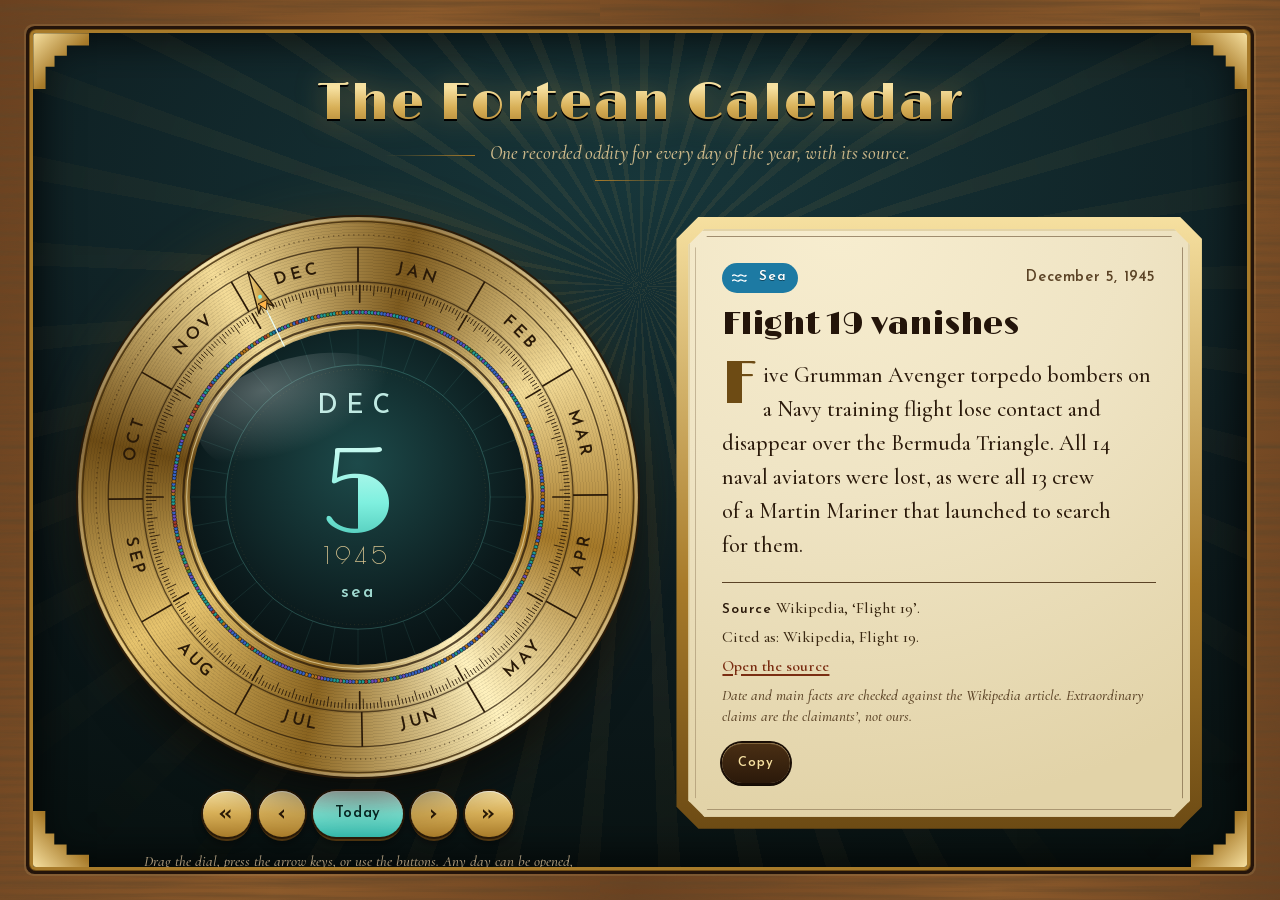
<file: app/index.html>
<!doctype html>
<html lang="en">
<head>
<meta charset="utf-8">
<meta name="viewport" content="width=device-width, initial-scale=1, viewport-fit=cover">
<title>The Fortean Calendar</title>
<meta name="description" content="A cited Fortean event for every day of the year: falls, lights, beasts and things excluded.">
<meta name="theme-color" content="#2a1709">
<link rel="manifest" href="manifest.webmanifest">
<link rel="icon" href="icons/icon-192.png">
<link rel="apple-touch-icon" href="icons/apple-touch-icon.png">
<meta name="apple-mobile-web-app-capable" content="yes">
<meta name="mobile-web-app-capable" content="yes">
<meta name="apple-mobile-web-app-title" content="Fortean">
<meta name="apple-mobile-web-app-status-bar-style" content="black-translucent">
<link rel="stylesheet" href="fonts.css">
<link rel="stylesheet" href="styles.css">
</head>
<body>
<div class="glass">
  <i class="corner tl"></i><i class="corner tr"></i><i class="corner bl"></i><i class="corner br"></i>
  <div class="rays" aria-hidden="true"></div>
  <div class="stage" id="stage">
    <header class="masthead">
      <h1>The Fortean Calendar</h1>
      <p class="tag">One recorded oddity for every day of the year, with its source.</p>
    </header>

    <div class="layout">
      <section class="instrument" aria-label="Date dial">
        <div class="dial" id="dial" role="slider" tabindex="0" aria-label="Day of the year" aria-valuemin="0" aria-valuemax="365" aria-valuenow="0">
          <svg id="dialSvg" viewBox="-500 -500 1000 1000" aria-hidden="true"></svg>
        </div>
        <div class="controls" role="group" aria-label="Change date">
          <button type="button" id="prevMonth" aria-label="Previous month">&#171;</button>
          <button type="button" id="prevDay" aria-label="Previous day">&#8249;</button>
          <button type="button" id="today" class="today">Today</button>
          <button type="button" id="nextDay" aria-label="Next day">&#8250;</button>
          <button type="button" id="nextMonth" aria-label="Next month">&#187;</button>
        </div>
        <p class="hint">Drag the dial, press the arrow keys, or use the buttons. Any day can be opened, including days ahead.</p>
      </section>

      <section class="plate" id="plate" aria-live="polite" aria-atomic="true">
        <div class="plate-in" id="plateIn"></div>
      </section>
    </div>

    <footer class="foot">
      <span id="tally"></span>
      <span class="foot-btns">
        <button type="button" id="aboutBtn" class="linkish">About the sources</button>
        <button type="button" id="installBtn" class="linkish" hidden>Install app</button>
      </span>
    </footer>
  </div>
</div>

<dialog id="about">
  <form method="dialog"><button class="x" aria-label="Close">&#215;</button></form>
  <h2>How this calendar is sourced</h2>
  <div id="aboutBody"></div>
</dialog>

<script src="data.js"></script>
<script src="app.js"></script>
</body>
</html>
</file>
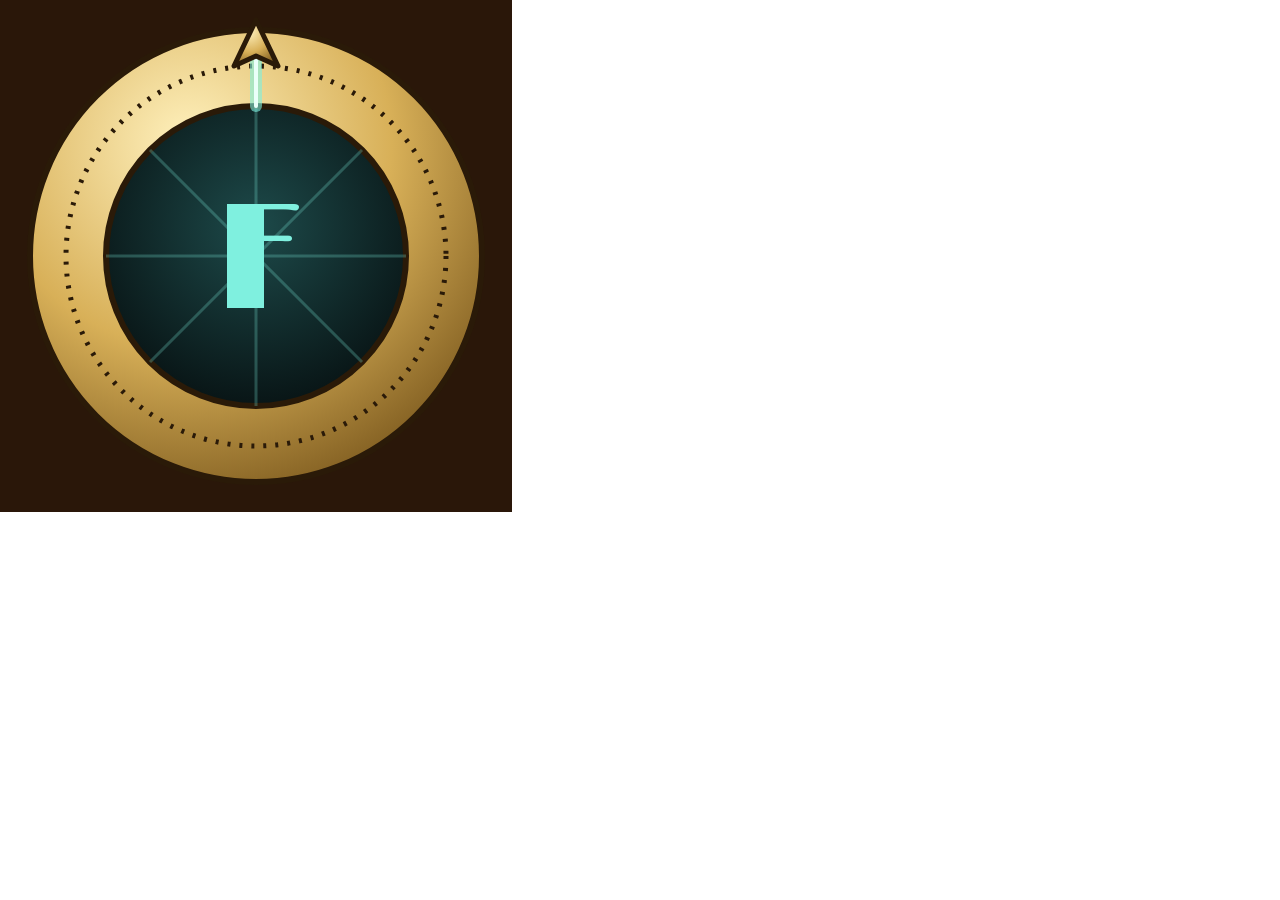
<file: app/icons/icon.html>
<!doctype html><meta charset=utf-8><style>@font-face{font-family:Limelight;src:url(../fonts/Limelight-400.woff2)}html,body{margin:0;background:transparent}</style>
<svg xmlns="http://www.w3.org/2000/svg" viewBox="-256 -256 512 512" width="512" height="512">
<defs><radialGradient id="b" cx="35%" cy="25%" r="90%"><stop offset="0" stop-color="#fff1bd"/><stop offset=".5" stop-color="#d8b058"/><stop offset="1" stop-color="#6d4b14"/></radialGradient>
<radialGradient id="f" cx="50%" cy="40%" r="70%"><stop offset="0" stop-color="#1d4a4a"/><stop offset="1" stop-color="#050c0d"/></radialGradient></defs>
<rect x="-256" y="-256" width="512" height="512" fill="#2a1709"/>
<g id="art"><circle r="226" fill="url(#b)" stroke="#2a1a08" stroke-width="6"/>
<circle r="190" fill="none" stroke="#2a1a08" stroke-width="5" stroke-dasharray="3 9"/>
<circle r="150" fill="url(#f)" stroke="#2a1a08" stroke-width="6"/>
<g stroke="#7ff0df" stroke-width="3" opacity=".25"><path d="M0-150V150M-150 0H150M-106-106L106 106M106-106L-106 106"/></g>
<text y="52" text-anchor="middle" font-family="Limelight,serif" font-size="150" fill="#7ff0df">F</text>
<line x1="0" y1="-150" x2="0" y2="-210" stroke="#7ff0df" stroke-width="12" stroke-linecap="round" opacity=".6"/>
<line x1="0" y1="-150" x2="0" y2="-210" stroke="#eafff9" stroke-width="4" stroke-linecap="round"/>
<path d="M0-236L22-190L0-200L-22-190Z" fill="url(#b)" stroke="#2a1a08" stroke-width="5" stroke-linejoin="round"/></g></svg>
</file>
<file: app/fonts.css>
@font-face {
  font-family: 'Cormorant Garamond';
  font-style: italic;
  font-weight: 500;
  font-display: swap;
  src: url(fonts/CormorantGaramond-500i.woff2) format('woff2');
  unicode-range: U+0000-00FF, U+0131, U+0152-0153, U+02BB-02BC, U+02C6, U+02DA, U+02DC, U+0304, U+0308, U+0329, U+2000-206F, U+20AC, U+2122, U+2191, U+2193, U+2212, U+2215, U+FEFF, U+FFFD;
}
@font-face {
  font-family: 'Cormorant Garamond';
  font-style: normal;
  font-weight: 500;
  font-display: swap;
  src: url(fonts/CormorantGaramond-500.woff2) format('woff2');
  unicode-range: U+0000-00FF, U+0131, U+0152-0153, U+02BB-02BC, U+02C6, U+02DA, U+02DC, U+0304, U+0308, U+0329, U+2000-206F, U+20AC, U+2122, U+2191, U+2193, U+2212, U+2215, U+FEFF, U+FFFD;
}
@font-face {
  font-family: 'Cormorant Garamond';
  font-style: normal;
  font-weight: 600;
  font-display: swap;
  src: url(fonts/CormorantGaramond-600.woff2) format('woff2');
  unicode-range: U+0000-00FF, U+0131, U+0152-0153, U+02BB-02BC, U+02C6, U+02DA, U+02DC, U+0304, U+0308, U+0329, U+2000-206F, U+20AC, U+2122, U+2191, U+2193, U+2212, U+2215, U+FEFF, U+FFFD;
}
@font-face {
  font-family: 'Josefin Sans';
  font-style: normal;
  font-weight: 400;
  font-display: swap;
  src: url(fonts/JosefinSans-400.woff2) format('woff2');
  unicode-range: U+0000-00FF, U+0131, U+0152-0153, U+02BB-02BC, U+02C6, U+02DA, U+02DC, U+0304, U+0308, U+0329, U+2000-206F, U+20AC, U+2122, U+2191, U+2193, U+2212, U+2215, U+FEFF, U+FFFD;
}
@font-face {
  font-family: 'Josefin Sans';
  font-style: normal;
  font-weight: 600;
  font-display: swap;
  src: url(fonts/JosefinSans-600.woff2) format('woff2');
  unicode-range: U+0000-00FF, U+0131, U+0152-0153, U+02BB-02BC, U+02C6, U+02DA, U+02DC, U+0304, U+0308, U+0329, U+2000-206F, U+20AC, U+2122, U+2191, U+2193, U+2212, U+2215, U+FEFF, U+FFFD;
}
@font-face {
  font-family: 'Limelight';
  font-style: normal;
  font-weight: 400;
  font-display: swap;
  src: url(fonts/Limelight-400.woff2) format('woff2');
  unicode-range: U+0000-00FF, U+0131, U+0152-0153, U+02BB-02BC, U+02C6, U+02DA, U+02DC, U+0304, U+0308, U+0329, U+2000-206F, U+20AC, U+2122, U+2191, U+2193, U+2212, U+2215, U+FEFF, U+FFFD;
}
@font-face {
  font-family: 'Poiret One';
  font-style: normal;
  font-weight: 400;
  font-display: swap;
  src: url(fonts/PoiretOne-400.woff2) format('woff2');
  unicode-range: U+0000-00FF, U+0131, U+0152-0153, U+02BB-02BC, U+02C6, U+02DA, U+02DC, U+0304, U+0308, U+0329, U+2000-206F, U+20AC, U+2122, U+2191, U+2193, U+2212, U+2215, U+FEFF, U+FFFD;
}
</file>
<file: app/styles.css>
:root{
  --oak-1:#8c5a2b; --oak-2:#6a4120; --oak-3:#3a2210; --oak-4:#24140a;
  --brass-1:#f6e0a0; --brass-2:#d8b058; --brass-3:#a87b2a; --brass-4:#6d4b14;
  --enamel:#0d1b1e; --enamel-2:#16302f;
  --glow:#7ff0df; --amber:#ffb347;
  --paper:#efe4c4; --paper-2:#e2d3a8; --ink:#2b1a0b; --ink-2:#5b4326;
  --frame:clamp(12px,2.6vw,34px);
  --display:'Limelight','Poiret One',serif;
  --label:'Josefin Sans','Poiret One',sans-serif;
  --read:'Cormorant Garamond',Georgia,serif;
}
*{box-sizing:border-box}
html,body{height:100%;margin:0}
body{
  background:
    url("data:image/svg+xml;utf8,<svg xmlns='http://www.w3.org/2000/svg' width='600' height='600'><filter id='g' x='0' y='0' width='100%' height='100%'><feTurbulence type='fractalNoise' baseFrequency='0.004 0.16' numOctaves='4' seed='7'/><feColorMatrix values='0 0 0 0 0.12  0 0 0 0 0.06  0 0 0 0 0.02  0 0 0 1.5 -0.55'/></filter><rect width='100%' height='100%' filter='url(%23g)'/></svg>"),
    linear-gradient(100deg,var(--oak-2),var(--oak-1) 30%,var(--oak-2) 55%,var(--oak-1) 80%,var(--oak-2));
  color:var(--paper); font-family:var(--read); overflow:hidden;
  padding:calc(var(--frame) + env(safe-area-inset-top)) calc(var(--frame) + env(safe-area-inset-right)) calc(var(--frame) + env(safe-area-inset-bottom)) calc(var(--frame) + env(safe-area-inset-left));
}
.glass{
  position:relative; height:100%; overflow:hidden; border-radius:3px;
  background:radial-gradient(120% 90% at 50% 18%,#17363a 0%,var(--enamel) 55%,#07100f 100%);
  box-shadow:0 0 0 3px var(--brass-3),0 0 0 4px var(--brass-4),0 0 0 7px var(--oak-4),inset 0 0 40px 6px rgba(0,0,0,.75),0 0 0 9px rgba(255,220,150,.12);
}
.corner{position:absolute;width:clamp(26px,5vw,56px);height:clamp(26px,5vw,56px);z-index:3;pointer-events:none;
  background:linear-gradient(135deg,var(--brass-1),var(--brass-3) 55%,var(--brass-4));
  clip-path:polygon(0 0,100% 0,100% 22%,60% 22%,60% 40%,38% 40%,38% 60%,22% 60%,22% 100%,0 100%);}
.corner.tl{top:0;left:0}.corner.tr{top:0;right:0;transform:scaleX(-1)}
.corner.bl{bottom:0;left:0;transform:scaleY(-1)}.corner.br{bottom:0;right:0;transform:scale(-1,-1)}
.rays{position:absolute;inset:-20%;pointer-events:none;opacity:.9;
  background:repeating-conic-gradient(from 0deg at 50% 36%,rgba(255,196,96,.085) 0 2.2deg,transparent 2.2deg 8deg);
  -webkit-mask:radial-gradient(circle at 50% 36%,#000 0,rgba(0,0,0,.6) 38%,transparent 72%);
  mask:radial-gradient(circle at 50% 36%,#000 0,rgba(0,0,0,.6) 38%,transparent 72%)}
.rays.flare{animation:flare 900ms ease-out}
@keyframes flare{0%{opacity:.9}20%{opacity:2.2;filter:brightness(2.2)}100%{opacity:.9}}

.stage{position:absolute;inset:0;overflow-y:auto;overflow-x:hidden;padding:clamp(22px,4vw,44px) clamp(16px,3.5vw,48px) 20px;scrollbar-width:thin;scrollbar-color:var(--brass-3) transparent;-webkit-overflow-scrolling:touch}
.masthead{text-align:center;margin:0 auto clamp(14px,2.5vw,26px);max-width:900px}
h1{font:400 clamp(26px,5.4vw,52px)/1.05 var(--display);margin:0;letter-spacing:.04em;
  background:linear-gradient(180deg,var(--brass-1) 20%,var(--brass-2) 55%,var(--brass-3));-webkit-background-clip:text;background-clip:text;color:transparent;
  filter:drop-shadow(0 2px 0 #000) drop-shadow(0 0 14px rgba(255,190,80,.25))}
.tag{margin:.5em auto 0;font:italic 500 clamp(15px,2vw,19px)/1.3 var(--read);color:#cdb98a;max-width:34em;position:relative}
.tag::before,.tag::after{content:"";display:inline-block;width:clamp(24px,8vw,90px);height:1px;vertical-align:middle;margin:0 .8em;background:linear-gradient(90deg,transparent,var(--brass-3))}
.tag::after{transform:scaleX(-1)}

.layout{display:grid;gap:clamp(18px,3vw,40px);max-width:1180px;margin:0 auto;grid-template-columns:minmax(0,1fr)}
@media (min-width:980px){.layout{grid-template-columns:minmax(380px,560px) minmax(0,1fr);align-items:start}.instrument{position:sticky;top:0}}

/* ---------- dial ---------- */
.instrument{display:flex;flex-direction:column;align-items:center;gap:14px}
.dial{position:relative;width:min(100%,560px,max(320px,calc(100vh - 330px)));aspect-ratio:1;border-radius:50%;touch-action:none;cursor:grab;outline:none;user-select:none;-webkit-user-select:none;
  background:
    repeating-radial-gradient(circle,rgba(0,0,0,.07) 0 1px,transparent 1px 3px),
    conic-gradient(from 12deg,#7d5a1e,#f4dc98,#a47828,#fff1bd,#8a6420,#e6c36d,#6d4b14,#f4dc98,#7d5a1e);
  box-shadow:0 0 0 2px #2a1a08,0 22px 40px rgba(0,0,0,.65),0 0 60px rgba(255,170,60,.12),inset 0 0 0 3px rgba(255,255,255,.18)}
.dial:active{cursor:grabbing}
.dial:focus-visible{box-shadow:0 0 0 3px var(--glow),0 0 0 6px #000,0 22px 40px rgba(0,0,0,.65)}
.dial svg{position:absolute;inset:0;width:100%;height:100%;display:block}
.dial text{font-family:var(--label);fill:#2a1a08}
#needle{transition:transform .35s cubic-bezier(.3,.8,.3,1)}
.dial.drag #needle{transition:none}
.dial .face-day{font:400 215px var(--display);fill:url(#glowfill)}
.dial .face-mon{font:600 46px var(--label);letter-spacing:.34em;fill:#bfe9e2}
.dial .face-yr{font:400 44px 'Poiret One',var(--label);letter-spacing:.2em;fill:#d9c590}
.dial .face-cat{font:600 31px var(--label);letter-spacing:.12em;fill:#9fd8cf}
.seen-dot{fill:#fff3c8}
@media (prefers-reduced-motion:reduce){#needle{transition:none}.rays.flare{animation:none}}

.controls{display:flex;gap:8px;flex-wrap:wrap;justify-content:center}
button{font:600 15px var(--label);letter-spacing:.06em;cursor:pointer;color:#2a1a08;border:0;padding:0 16px;min-width:46px;height:46px;border-radius:23px;
  background:linear-gradient(180deg,var(--brass-1),var(--brass-2) 48%,var(--brass-3));
  box-shadow:0 0 0 2px #2a1a08,0 4px 0 #4d3410,0 6px 10px rgba(0,0,0,.5),inset 0 1px 0 rgba(255,255,255,.7);transition:transform .08s,box-shadow .08s}
button:active{transform:translateY(3px);box-shadow:0 0 0 2px #2a1a08,0 1px 0 #4d3410,inset 0 2px 4px rgba(0,0,0,.3)}
button:focus-visible{outline:3px solid var(--glow);outline-offset:3px}
.controls button{font-size:24px;line-height:1}
.controls .today{font-size:15px;padding:0 22px;color:#062c29;background:linear-gradient(180deg,#d9fff7,#7ff0df 50%,#35b8aa)}
.hint{margin:0;max-width:30em;text-align:center;font:italic 500 15px/1.4 var(--read);color:#a8977a}

/* ---------- plate ---------- */
.plate{position:relative;color:var(--ink);min-height:320px;padding:clamp(8px,1.4vw,12px);
  background:linear-gradient(180deg,var(--brass-1),var(--brass-3) 60%,var(--brass-4));
  clip-path:polygon(22px 0,calc(100% - 22px) 0,100% 22px,100% calc(100% - 22px),calc(100% - 22px) 100%,22px 100%,0 calc(100% - 22px),0 22px);
  filter:drop-shadow(0 18px 24px rgba(0,0,0,.6))}
.plate-in{position:relative;padding:clamp(20px,3vw,34px);min-height:300px;
  background:radial-gradient(130% 100% at 30% 0,#f7edcf,var(--paper) 45%,var(--paper-2));
  clip-path:polygon(16px 0,calc(100% - 16px) 0,100% 16px,100% calc(100% - 16px),calc(100% - 16px) 100%,16px 100%,0 calc(100% - 16px),0 16px);
  box-shadow:inset 0 0 0 2px var(--paper-2)}
.plate-in::before{content:"";position:absolute;inset:7px;border:1.5px solid var(--ink-2);opacity:.55;pointer-events:none;
  clip-path:polygon(12px 0,calc(100% - 12px) 0,100% 12px,100% calc(100% - 12px),calc(100% - 12px) 100%,12px 100%,0 calc(100% - 12px),0 12px)}
.plate-in.open{animation:iris .7s cubic-bezier(.2,.7,.2,1)}
@keyframes iris{0%{clip-path:inset(0 50% 0 50%);filter:brightness(1.7)}100%{clip-path:inset(0 0 0 0);filter:none}}
@media (prefers-reduced-motion:reduce){.plate-in.open{animation:none}}
.when{display:flex;align-items:center;gap:12px;margin:0 0 14px;font:600 15px/1.2 var(--label);letter-spacing:.04em;color:var(--ink-2)}
.when .chip{display:inline-flex;align-items:center;gap:8px;padding:5px 12px 5px 9px;border-radius:20px;background:var(--c,#444);color:#fff;text-shadow:0 1px 0 rgba(0,0,0,.4);font-size:14px}
.when .chip svg{width:20px;height:20px}
.when .date{margin-left:auto;text-align:right}
.entry-title{font:400 clamp(24px,2.7vw,32px)/1.15 var(--display);margin:0 0 14px;color:#24150a;text-wrap:balance}
.entry-text{font:500 clamp(19px,2.1vw,22px)/1.55 var(--read);margin:0 0 20px;max-width:34em;text-wrap:pretty}
.entry-text::first-letter{font:400 2.7em/.8 var(--display);float:left;margin:.08em .12em 0 0;color:var(--brass-4)}
.src{border-top:1.5px solid var(--ink-2);padding-top:14px;font:500 16px/1.45 var(--read);color:#3a2812}
.src b{font:600 14px var(--label);letter-spacing:.05em;color:var(--ink)}
.src p{margin:0 0 6px}
.src a{color:#7a2d12;text-decoration-thickness:1.5px;text-underline-offset:3px;font-weight:600}
.src a:focus-visible{outline:3px solid #0a6b60;outline-offset:2px}
.conf{margin-top:10px;font:italic 500 15px/1.4 var(--read);color:var(--ink-2)}
.plate-tools{display:flex;gap:10px;margin-top:16px;flex-wrap:wrap}
.plate-tools button{height:40px;font-size:13px;padding:0 16px;background:linear-gradient(180deg,#4a2f14,#2b190a);color:var(--brass-1);box-shadow:0 0 0 2px #1a0e05,0 3px 0 #120a03,inset 0 1px 0 rgba(255,220,150,.3)}

.foot{max-width:1180px;margin:clamp(22px,4vw,40px) auto 6px;display:flex;justify-content:space-between;gap:12px;flex-wrap:wrap;font:600 14px var(--label);letter-spacing:.04em;color:#a8977a}
.linkish{all:unset;cursor:pointer;color:var(--brass-2);text-decoration:underline;text-underline-offset:4px;margin-left:16px}
.linkish[hidden]{display:none}
.linkish:focus-visible{outline:3px solid var(--glow);outline-offset:3px}

dialog{max-width:min(640px,calc(100vw - 28px));max-height:calc(100vh - 40px);overflow:auto;background:var(--paper);color:var(--ink);border:0;padding:clamp(20px,4vw,34px);
  box-shadow:0 0 0 4px var(--brass-3),0 0 0 8px var(--oak-4),0 30px 60px rgba(0,0,0,.7);font:500 18px/1.5 var(--read)}
dialog::backdrop{background:rgba(10,5,2,.78)}
dialog h2{font:400 26px var(--display);margin:0 0 12px}
dialog h3{font:600 15px var(--label);letter-spacing:.04em;margin:18px 0 4px;color:#5a3a12}
dialog p,dialog li{margin:0 0 8px}
dialog ul{padding-left:20px;margin:0 0 8px}
dialog .x{position:absolute;top:10px;right:12px;min-width:38px;height:38px;padding:0;font-size:22px}
dialog a{color:#7a2d12}
@media (max-width:520px){.dial .face-day{font-size:200px}.controls button{min-width:44px;padding:0 12px}.when{flex-wrap:wrap}.when .date{margin-left:0;width:100%;text-align:left}}
</file>
